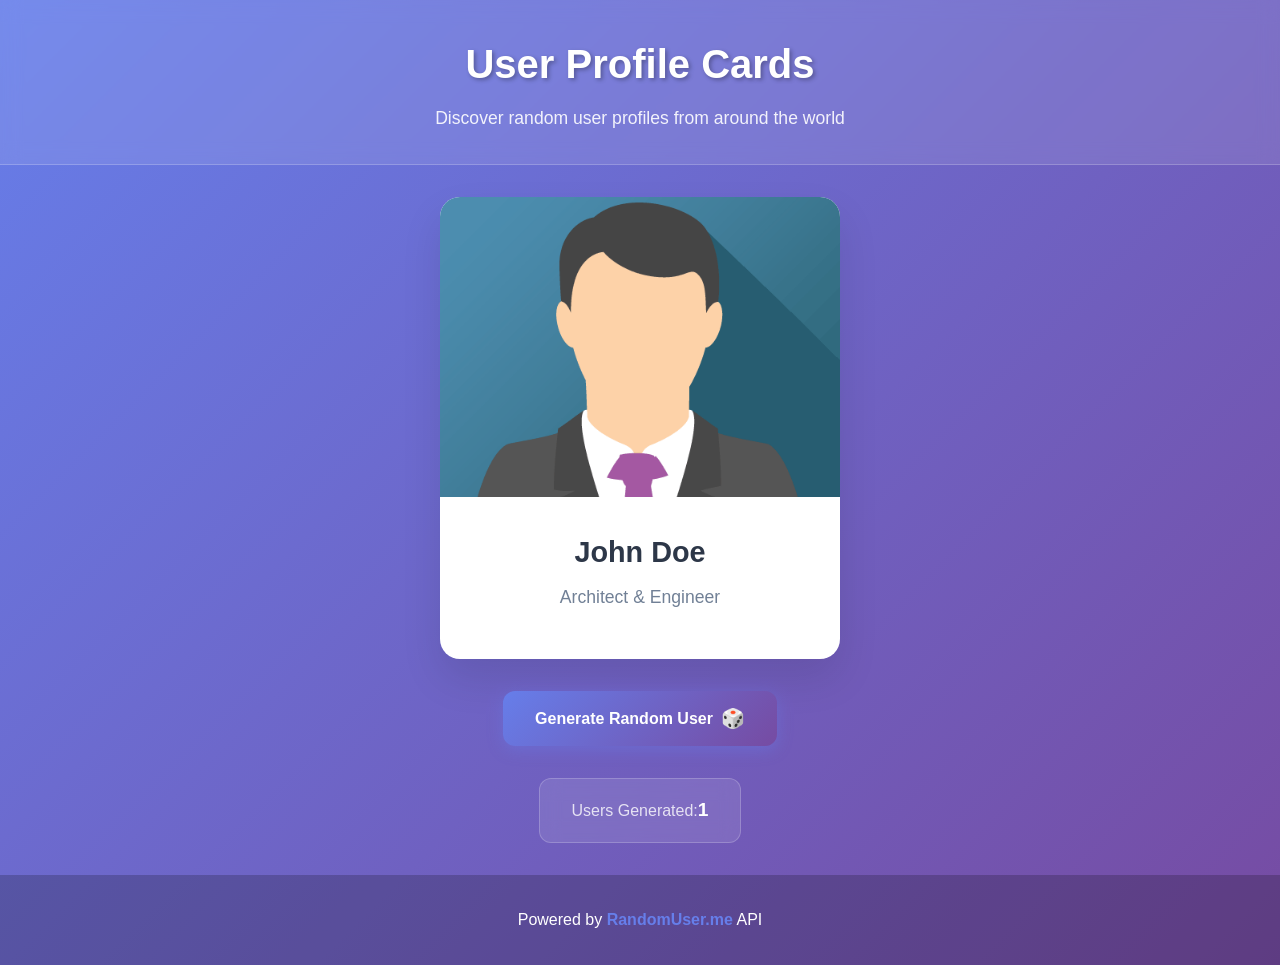
<file: src/main/resources/static/index.html>
<!DOCTYPE html>
<html lang="en">
  <head>
    <meta charset="UTF-8" />
    <meta name="viewport" content="width=device-width, initial-scale=1.0" />
    <meta name="description" content="Interactive user profile cards with random user data" />
    <title>User Profile Cards - Random User Generator</title>
    <link rel="stylesheet" href="./style.css" />
    <link rel="preconnect" href="https://randomuser.me" />
  </head>

  <body>
    <header class="app-header">
      <h1>User Profile Cards</h1>
      <p class="subtitle">Discover random user profiles from around the world</p>
    </header>

    <main class="main-content">
      <section class="user-section">
        <div class="card" id="userCard">
          <div class="card-image-container">
            <img 
              id="userImage" 
              src="./img_john_doe.png" 
              alt="User Avatar" 
              class="user-avatar"
            />
            <div class="loading-spinner" id="loadingSpinner" style="display: none;">
              <div class="spinner"></div>
            </div>
          </div>
          <div class="card-content">
            <h2 id="userName" class="user-name">
              <b>John Doe</b>
            </h2>
            <p id="designation" class="user-designation">
              Architect & Engineer
            </p>
            <div class="user-meta" id="userMeta" style="display: none;">
              <span class="meta-item" id="userAge"></span>
              <span class="meta-item" id="userCountry"></span>
            </div>
          </div>
        </div>

        <div class="button-container">
          <button 
            id="randomUserBtn" 
            onclick="randomUser()" 
            class="btn btn-primary"
            aria-label="Generate new random user"
          >
            <span class="btn-text">Generate Random User</span>
            <span class="btn-icon">🎲</span>
          </button>
          
          <button 
            id="refreshBtn" 
            onclick="refreshUser()" 
            class="btn btn-secondary"
            aria-label="Refresh current user data"
            style="display: none;"
          >
            <span class="btn-text">Refresh</span>
            <span class="btn-icon">🔄</span>
          </button>
        </div>

        <div class="stats-container" id="statsContainer" style="display: none;">
          <div class="stat-item">
            <span class="stat-label">Users Generated:</span>
            <span class="stat-value" id="userCount">0</span>
          </div>
        </div>
      </section>
    </main>

    <footer class="app-footer">
      <p>Powered by <a href="https://randomuser.me" target="_blank" rel="noopener">RandomUser.me</a> API</p>
    </footer>

    <script src="./site.js"></script>
  </body>
</html>
</file>
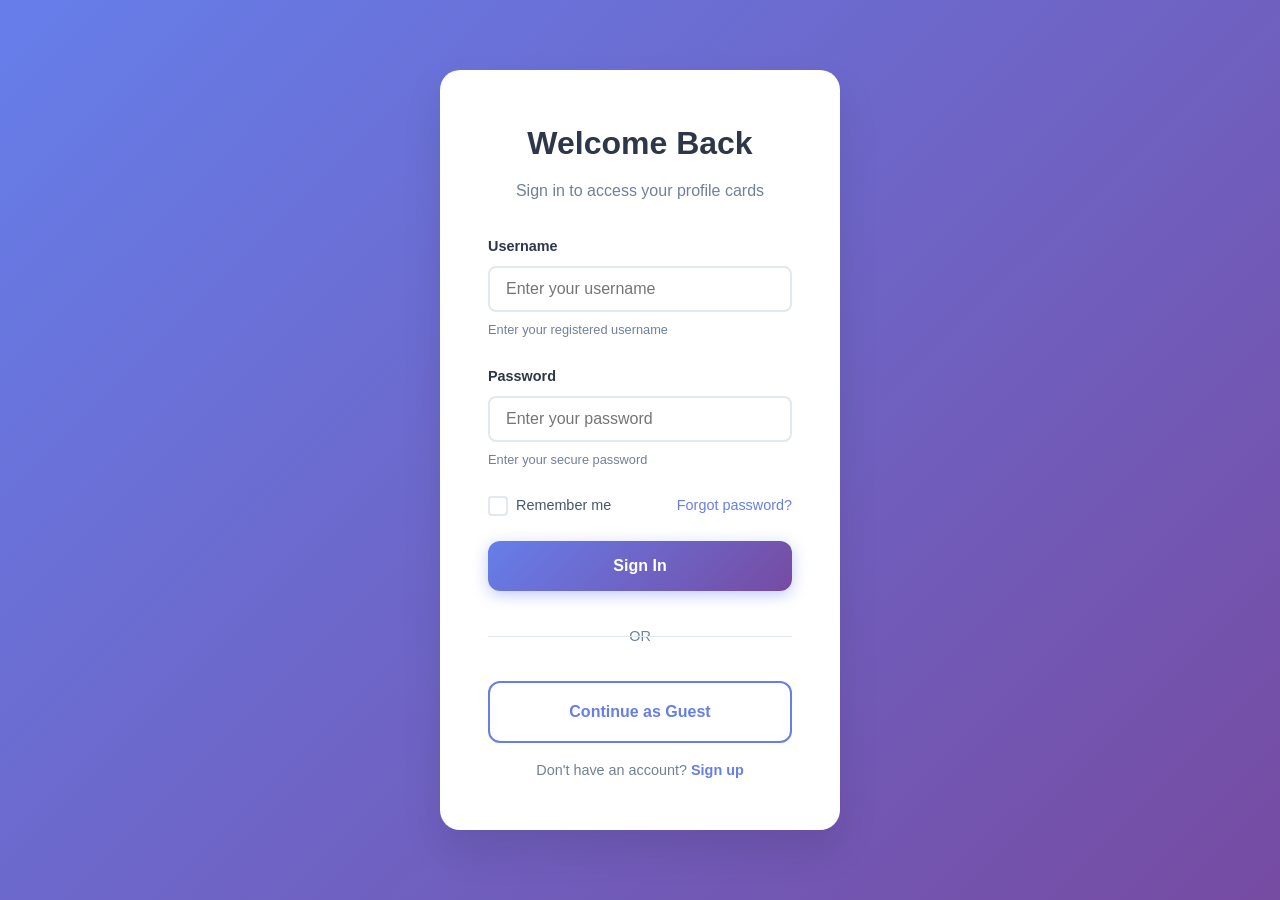
<file: src/main/resources/static/login.html>
<!DOCTYPE html>
<html lang="en">
<head>
    <meta charset="UTF-8">
    <meta name="viewport" content="width=device-width, initial-scale=1.0">
    <meta name="description" content="Login page for user profile application">
    <title>Login - User Profile Cards</title>
    <link rel="stylesheet" href="./style.css">
</head>
<body class="login-page">
    <div class="login-container">
        <header class="login-header">
            <h1>Welcome Back</h1>
            <p class="login-subtitle">Sign in to access your profile cards</p>
        </header>
        
        <main class="login-main">
            <form class="login-form" onsubmit="handleLogin(event)">
                <div class="form-group">
                    <label for="username">Username</label>
                    <input 
                        type="text" 
                        id="username" 
                        name="username" 
                        required 
                        placeholder="Enter your username"
                        aria-describedby="username-help"
                    >
                    <small id="username-help">Enter your registered username</small>
                </div>
                
                <div class="form-group">
                    <label for="password">Password</label>
                    <input 
                        type="password" 
                        id="password" 
                        name="password" 
                        required 
                        placeholder="Enter your password"
                        aria-describedby="password-help"
                    >
                    <small id="password-help">Enter your secure password</small>
                </div>
                
                <div class="form-options">
                    <label class="checkbox-container">
                        <input type="checkbox" id="remember" name="remember">
                        <span class="checkmark"></span>
                        Remember me
                    </label>
                    <a href="#" class="forgot-password">Forgot password?</a>
                </div>
                
                <button type="submit" class="btn btn-primary btn-full">
                    Sign In
                </button>
            </form>
            
            <div class="login-divider">
                <span>OR</span>
            </div>
            
            <div class="alternative-actions">
                <a href="/" class="btn btn-secondary btn-full">
                    Continue as Guest
                </a>
                <p class="signup-prompt">
                    Don't have an account? <a href="#" class="signup-link">Sign up</a>
                </p>
            </div>
        </main>
    </div>
    
    <script>
        function handleLogin(event) {
            event.preventDefault();
            // Basic form validation
            const username = document.getElementById('username').value;
            const password = document.getElementById('password').value;
            
            if (username && password) {
                // Redirect to main page (in a real app, this would authenticate first)
                window.location.href = '/';
            }
        }
    </script>
</body>
</html>
</file>
<file: src/main/resources/static/style.css>
/* Reset and Base Styles */
* {
    margin: 0;
    padding: 0;
    box-sizing: border-box;
}

body {
    font-family: -apple-system, BlinkMacSystemFont, 'Segoe UI', Roboto, Oxygen, Ubuntu, Cantarell, sans-serif;
    line-height: 1.6;
    color: #333;
    background: linear-gradient(135deg, #667eea 0%, #764ba2 100%);
    min-height: 100vh;
}

/* App Header */
.app-header {
    text-align: center;
    padding: 2rem 1rem;
    color: white;
    background: rgba(255, 255, 255, 0.1);
    backdrop-filter: blur(10px);
    border-bottom: 1px solid rgba(255, 255, 255, 0.2);
}

.app-header h1 {
    font-size: 2.5rem;
    font-weight: 700;
    margin-bottom: 0.5rem;
    text-shadow: 2px 2px 4px rgba(0, 0, 0, 0.3);
}

.subtitle {
    font-size: 1.1rem;
    opacity: 0.9;
    font-weight: 300;
}

/* Main Content */
.main-content {
    max-width: 1200px;
    margin: 0 auto;
    padding: 2rem;
}

.user-section {
    display: flex;
    flex-direction: column;
    align-items: center;
    gap: 2rem;
}

/* Enhanced Card Design */
.card {
    background: white;
    border-radius: 20px;
    box-shadow: 0 20px 40px rgba(0, 0, 0, 0.1);
    transition: all 0.3s cubic-bezier(0.4, 0, 0.2, 1);
    width: 100%;
    max-width: 400px;
    overflow: hidden;
    position: relative;
}

.card:hover {
    transform: translateY(-10px);
    box-shadow: 0 30px 60px rgba(0, 0, 0, 0.15);
}

.card-image-container {
    position: relative;
    width: 100%;
    height: 300px;
    overflow: hidden;
    background: linear-gradient(45deg, #f093fb 0%, #f5576c 100%);
}

.user-avatar {
    width: 100%;
    height: 100%;
    object-fit: cover;
    transition: transform 0.3s ease;
}

.card:hover .user-avatar {
    transform: scale(1.05);
}

/* Loading Spinner */
.loading-spinner {
    position: absolute;
    top: 50%;
    left: 50%;
    transform: translate(-50%, -50%);
    background: rgba(255, 255, 255, 0.9);
    border-radius: 50%;
    padding: 20px;
    display: flex;
    align-items: center;
    justify-content: center;
}

.spinner {
    width: 40px;
    height: 40px;
    border: 4px solid #f3f3f3;
    border-top: 4px solid #667eea;
    border-radius: 50%;
    animation: spin 1s linear infinite;
}

@keyframes spin {
    0% { transform: rotate(0deg); }
    100% { transform: rotate(360deg); }
}

/* Card Content */
.card-content {
    padding: 2rem;
    text-align: center;
}

.user-name {
    font-size: 1.8rem;
    font-weight: 700;
    color: #2d3748;
    margin-bottom: 0.5rem;
}

.user-designation {
    font-size: 1.1rem;
    color: #718096;
    margin-bottom: 1rem;
}

.user-meta {
    display: flex;
    justify-content: center;
    gap: 2rem;
    padding: 1rem 0;
    border-top: 1px solid #e2e8f0;
    margin-top: 1rem;
}

.meta-item {
    display: flex;
    flex-direction: column;
    align-items: center;
    font-size: 0.9rem;
    color: #4a5568;
}

/* Button Styles */
.button-container {
    display: flex;
    gap: 1rem;
    flex-wrap: wrap;
    justify-content: center;
    width: 100%;
    max-width: 400px;
}

.btn {
    display: inline-flex;
    align-items: center;
    justify-content: center;
    gap: 0.5rem;
    padding: 1rem 2rem;
    border: none;
    border-radius: 12px;
    font-size: 1rem;
    font-weight: 600;
    text-decoration: none;
    cursor: pointer;
    transition: all 0.2s ease;
    position: relative;
    overflow: hidden;
}

.btn:before {
    content: '';
    position: absolute;
    top: 0;
    left: -100%;
    width: 100%;
    height: 100%;
    background: linear-gradient(90deg, transparent, rgba(255, 255, 255, 0.2), transparent);
    transition: left 0.5s;
}

.btn:hover:before {
    left: 100%;
}

.btn-primary {
    background: linear-gradient(135deg, #667eea 0%, #764ba2 100%);
    color: white;
    box-shadow: 0 4px 15px rgba(102, 126, 234, 0.4);
}

.btn-primary:hover {
    transform: translateY(-2px);
    box-shadow: 0 6px 20px rgba(102, 126, 234, 0.5);
}

.btn-secondary {
    background: white;
    color: #667eea;
    border: 2px solid #667eea;
}

.btn-secondary:hover {
    background: #667eea;
    color: white;
    transform: translateY(-2px);
}

.btn-full {
    width: 100%;
}

.btn-icon {
    font-size: 1.2rem;
}

/* Stats Container */
.stats-container {
    background: rgba(255, 255, 255, 0.1);
    backdrop-filter: blur(10px);
    border-radius: 12px;
    padding: 1rem 2rem;
    border: 1px solid rgba(255, 255, 255, 0.2);
}

.stat-item {
    display: flex;
    justify-content: space-between;
    align-items: center;
    color: white;
    font-size: 1rem;
}

.stat-label {
    opacity: 0.8;
}

.stat-value {
    font-weight: 700;
    font-size: 1.2rem;
}

/* Footer */
.app-footer {
    text-align: center;
    padding: 2rem;
    color: white;
    background: rgba(0, 0, 0, 0.2);
}

.app-footer a {
    color: #667eea;
    text-decoration: none;
    font-weight: 600;
}

.app-footer a:hover {
    text-decoration: underline;
}

/* Login Page Styles */
.login-page {
    background: linear-gradient(135deg, #667eea 0%, #764ba2 100%);
    display: flex;
    align-items: center;
    justify-content: center;
    min-height: 100vh;
    padding: 1rem;
}

.login-container {
    background: white;
    border-radius: 20px;
    box-shadow: 0 20px 40px rgba(0, 0, 0, 0.1);
    padding: 3rem;
    width: 100%;
    max-width: 400px;
}

.login-header {
    text-align: center;
    margin-bottom: 2rem;
}

.login-header h1 {
    color: #2d3748;
    font-size: 2rem;
    margin-bottom: 0.5rem;
}

.login-subtitle {
    color: #718096;
    font-size: 1rem;
}

.login-form {
    display: flex;
    flex-direction: column;
    gap: 1.5rem;
}

.form-group {
    display: flex;
    flex-direction: column;
    gap: 0.5rem;
}

.form-group label {
    font-weight: 600;
    color: #2d3748;
    font-size: 0.9rem;
}

.form-group input {
    padding: 0.75rem 1rem;
    border: 2px solid #e2e8f0;
    border-radius: 8px;
    font-size: 1rem;
    transition: border-color 0.2s ease;
}

.form-group input:focus {
    outline: none;
    border-color: #667eea;
    box-shadow: 0 0 0 3px rgba(102, 126, 234, 0.1);
}

.form-group small {
    color: #718096;
    font-size: 0.8rem;
}

.form-options {
    display: flex;
    justify-content: space-between;
    align-items: center;
}

.checkbox-container {
    display: flex;
    align-items: center;
    gap: 0.5rem;
    cursor: pointer;
    font-size: 0.9rem;
    color: #4a5568;
}

.checkbox-container input[type="checkbox"] {
    display: none;
}

.checkmark {
    width: 20px;
    height: 20px;
    border: 2px solid #e2e8f0;
    border-radius: 4px;
    position: relative;
    transition: all 0.2s ease;
}

.checkbox-container input[type="checkbox"]:checked + .checkmark {
    background: #667eea;
    border-color: #667eea;
}

.checkbox-container input[type="checkbox"]:checked + .checkmark:after {
    content: '×';
    position: absolute;
    top: -2px;
    left: 4px;
    color: white;
    font-size: 16px;
    font-weight: bold;
}

.forgot-password {
    color: #667eea;
    text-decoration: none;
    font-size: 0.9rem;
}

.forgot-password:hover {
    text-decoration: underline;
}

.login-divider {
    text-align: center;
    margin: 2rem 0;
    position: relative;
}

.login-divider::before {
    content: '';
    position: absolute;
    top: 50%;
    left: 0;
    right: 0;
    height: 1px;
    background: #e2e8f0;
}

.login-divider span {
    background: white;
    padding: 0 1rem;
    color: #718096;
    font-size: 0.9rem;
}

.alternative-actions {
    display: flex;
    flex-direction: column;
    gap: 1rem;
}

.signup-prompt {
    text-align: center;
    color: #718096;
    font-size: 0.9rem;
}

.signup-link {
    color: #667eea;
    text-decoration: none;
    font-weight: 600;
}

.signup-link:hover {
    text-decoration: underline;
}

/* Responsive Design */
@media (max-width: 768px) {
    .app-header h1 {
        font-size: 2rem;
    }
    
    .main-content {
        padding: 1rem;
    }
    
    .card {
        max-width: 100%;
    }
    
    .button-container {
        flex-direction: column;
        width: 100%;
        max-width: 300px;
    }
    
    .btn {
        width: 100%;
    }
    
    .user-meta {
        flex-direction: column;
        gap: 1rem;
    }
    
    .login-container {
        padding: 2rem;
    }
}

@media (max-width: 480px) {
    .app-header {
        padding: 1rem;
    }
    
    .app-header h1 {
        font-size: 1.8rem;
    }
    
    .card-image-container {
        height: 250px;
    }
    
    .card-content {
        padding: 1.5rem;
    }
    
    .user-name {
        font-size: 1.5rem;
    }
}
</file>
